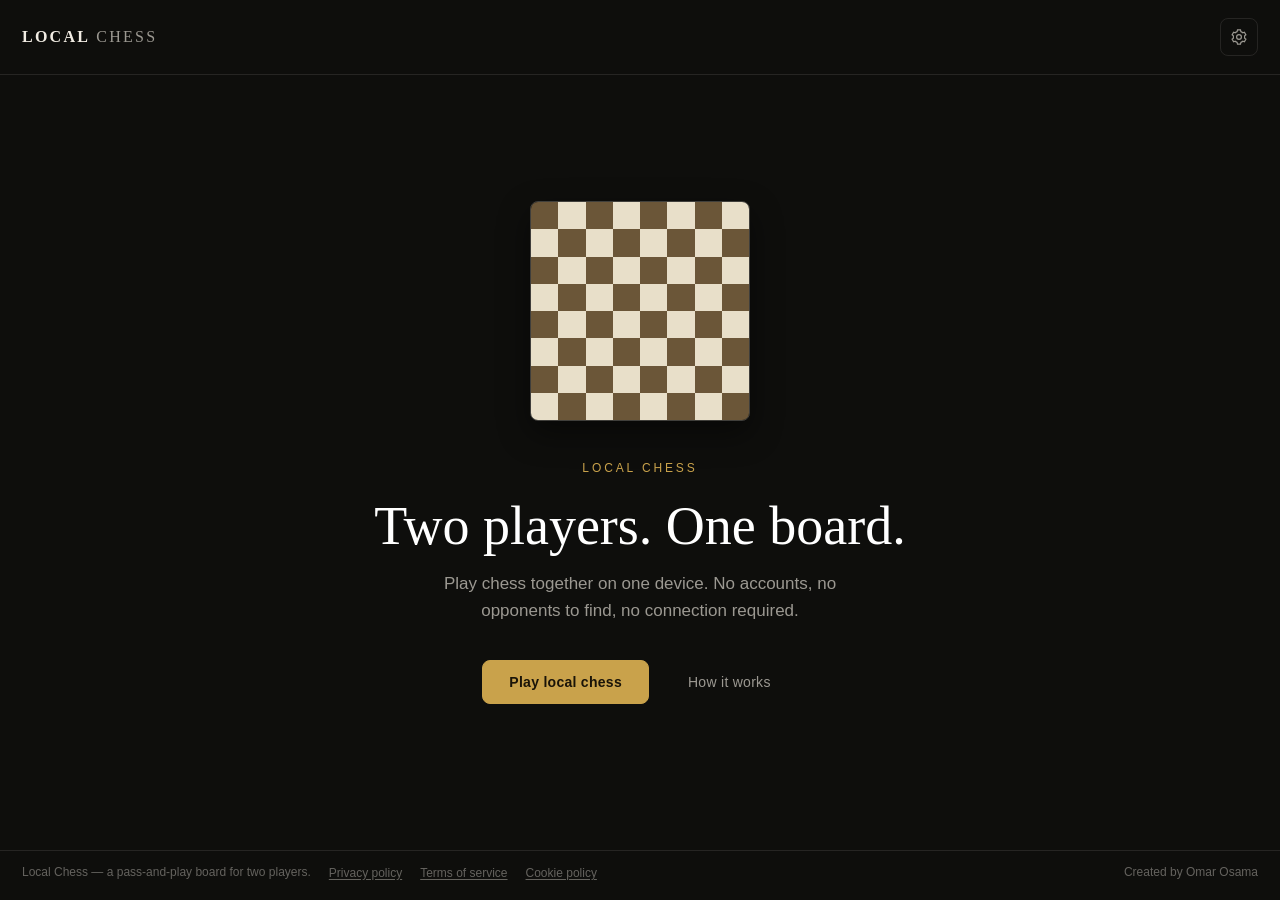
<file: Index.html>
<!DOCTYPE html>
<html lang="en">
<head>
<meta charset="UTF-8">
<meta name="viewport" content="width=device-width, initial-scale=1, viewport-fit=cover">
<title>Local Chess — Two players, one board</title>
<meta name="description" content="A local pass-and-play chess board for two people sharing one device. No accounts, no internet required, no opponents to find.">
<link rel="icon" href="data:image/svg+xml,%3Csvg xmlns='http://www.w3.org/2000/svg' viewBox='0 0 100 100'%3E%3Ctext y='.9em' font-size='90'%3E%E2%99%9E%3C/text%3E%3C/svg%3E">
<style>
:root{
  --ink:#0e0e0c;
  --charcoal:#171713;
  --panel:#1e1e19;
  --panel-2:#242420;
  --line:rgba(242,237,228,0.10);
  --line-strong:rgba(242,237,228,0.22);
  --ivory:#f2ede4;
  --ivory-dim:rgba(242,237,228,0.62);
  --ivory-faint:rgba(242,237,228,0.38);
  --white:#ffffff;
  --gold:#c9a24b;
  --gold-soft:rgba(201,162,75,0.16);
  --danger:#c9564b;
  --focus:#e7c874;
  --radius-s:4px;
  --radius-m:8px;
  --radius-l:14px;
  --shadow-1: 0 1px 2px rgba(0,0,0,0.4);
  --shadow-2: 0 12px 32px rgba(0,0,0,0.45);
  --ff-display: Georgia, 'Iowan Old Style', 'Times New Roman', serif;
  --ff-ui: -apple-system, BlinkMacSystemFont, 'Segoe UI', Roboto, Helvetica, Arial, sans-serif;
  --dur-fast: 140ms;
  --dur-med: 320ms;
}
:root[data-hc="1"]{
  --line: rgba(242,237,228,0.28);
  --line-strong: rgba(242,237,228,0.5);
  --ivory-dim: rgba(242,237,228,0.85);
  --gold: #e0b558;
}
*{box-sizing:border-box;}
html,body{height:100%;}
body{
  margin:0;
  background:var(--ink);
  color:var(--ivory);
  font-family:var(--ff-ui);
  -webkit-font-smoothing:antialiased;
  min-height:100%;
  display:flex;
  flex-direction:column;
}
@media (prefers-reduced-motion: reduce){
  *,*::before,*::after{ animation-duration:0.001ms !important; transition-duration:0.001ms !important; }
}
:root[data-reduced-motion="1"] *{ animation-duration:0.001ms !important; transition-duration:0.001ms !important; }

a{color:inherit;}
button{font-family:inherit;}
h1,h2,h3{font-family:var(--ff-display); font-weight:400; margin:0;}
p{margin:0;}

.visually-hidden{
  position:absolute; width:1px; height:1px; padding:0; margin:-1px; overflow:hidden;
  clip:rect(0,0,0,0); white-space:nowrap; border:0;
}

:focus{ outline:none; }
:focus-visible{
  outline:2px solid var(--focus);
  outline-offset:2px;
  border-radius:2px;
}

/* ---------- Shell ---------- */
.app-header{
  display:flex; align-items:center; justify-content:space-between;
  padding:18px 22px;
  border-bottom:1px solid var(--line);
  flex-shrink:0;
}
.wordmark{
  font-family:var(--ff-display);
  font-size:16px;
  letter-spacing:0.14em;
  color:var(--ivory-dim);
  text-decoration:none;
}
.wordmark b{color:var(--ivory); font-weight:600;}
.header-actions{ display:flex; gap:8px; }
.icon-btn{
  background:transparent;
  border:1px solid var(--line);
  color:var(--ivory-dim);
  width:38px; height:38px;
  border-radius:var(--radius-m);
  display:flex; align-items:center; justify-content:center;
  cursor:pointer;
  transition:border-color var(--dur-fast), color var(--dur-fast), background var(--dur-fast);
}
.icon-btn:hover{ border-color:var(--line-strong); color:var(--ivory); background:var(--panel); }
.icon-btn svg{ width:18px; height:18px; }

main{ flex:1; min-height:0; display:flex; flex-direction:column; }

.app-footer{
  padding:14px 22px 20px;
  border-top:1px solid var(--line);
  display:flex; gap:18px; flex-wrap:wrap;
  font-size:12px; color:var(--ivory-faint);
  flex-shrink:0;
}
.app-footer button{
  background:none; border:none; padding:0; color:var(--ivory-faint);
  font-size:12px; cursor:pointer; text-decoration:underline; text-underline-offset:2px;
}
.app-footer button:hover{ color:var(--ivory-dim); }
.footer-credit{
  margin-left:auto;
  color:var(--ivory-faint);
  text-decoration:none;
  border-bottom:1px solid transparent;
}
.footer-credit:hover{ color:var(--ivory-dim); border-bottom-color:var(--line-strong); }

.view{ display:none; flex:1; min-height:0; }
.view.active{ display:flex; flex-direction:column; }

/* ---------- Buttons ---------- */
.btn{
  font-family:var(--ff-ui);
  font-size:14px;
  letter-spacing:0.02em;
  padding:13px 26px;
  border-radius:var(--radius-m);
  border:1px solid var(--line-strong);
  background:transparent;
  color:var(--ivory);
  cursor:pointer;
  transition:transform var(--dur-fast), border-color var(--dur-fast), background var(--dur-fast), color var(--dur-fast);
}
.btn:hover{ border-color:var(--gold); }
.btn:active{ transform:scale(0.98); }
.btn-primary{
  background:var(--gold);
  border-color:var(--gold);
  color:#1a1408;
  font-weight:600;
}
.btn-primary:hover{ background:#d9b45f; border-color:#d9b45f; }
.btn-ghost{ border-color:transparent; color:var(--ivory-dim); }
.btn-ghost:hover{ color:var(--ivory); border-color:var(--line); }
.btn-danger{ border-color:var(--danger); color:var(--danger); }
.btn-danger:hover{ background:rgba(201,86,75,0.12); }
.btn-block{ width:100%; }
.btn-sm{ padding:9px 16px; font-size:13px; }
.btn[disabled]{ opacity:0.35; cursor:not-allowed; }

/* ---------- Home ---------- */
.home{
  flex:1; display:flex; align-items:center; justify-content:center;
  padding:40px 22px 60px;
}
.home-inner{ max-width:560px; width:100%; text-align:center; }
.home-eyebrow{
  font-size:12px; letter-spacing:0.24em; color:var(--gold);
  margin-bottom:22px;
}
.home h1{
  font-size:clamp(34px, 6vw, 54px);
  line-height:1.08;
  color:var(--white);
  margin-bottom:16px;
}
.home-sub{
  font-size:17px; color:var(--ivory-dim); line-height:1.55;
  max-width:420px; margin:0 auto 36px;
}
.home-actions{ display:flex; gap:12px; justify-content:center; flex-wrap:wrap; }
.home-board-peek{
  margin:0 auto 40px; width:min(220px, 60vw); aspect-ratio:1;
  border-radius:var(--radius-m);
  overflow:hidden;
  border:1px solid var(--line-strong);
  display:grid; grid-template-columns:repeat(8,1fr); grid-template-rows:repeat(8,1fr);
  box-shadow:var(--shadow-2);
}
.peek-sq{}
.peek-sq.l{ background:#e8dfc9; }
.peek-sq.d{ background:#6b5638; }

/* How it works modal content */
.howitworks-steps{ display:flex; flex-direction:column; gap:14px; text-align:left; margin-top:18px;}
.howitworks-step{ display:flex; gap:14px; align-items:flex-start; }
.howitworks-num{
  font-family:var(--ff-display); color:var(--gold); font-size:20px; flex-shrink:0; width:28px;
}
.howitworks-step p{ color:var(--ivory-dim); font-size:14px; line-height:1.5; }
.howitworks-step strong{ color:var(--ivory); display:block; margin-bottom:2px; font-weight:600; font-size:14px;}

/* ---------- Setup ---------- */
.setup{
  flex:1; overflow-y:auto;
  padding:32px 22px 100px;
  display:flex; justify-content:center;
}
.setup-inner{ max-width:640px; width:100%; }
.setup h2{ font-size:26px; color:var(--white); margin-bottom:6px; }
.setup-lead{ color:var(--ivory-dim); font-size:14px; margin-bottom:32px; }
.setup-section{ margin-bottom:30px; }
.setup-section h3{
  font-family:var(--ff-ui); font-size:12px; letter-spacing:0.14em; text-transform:uppercase;
  color:var(--gold); margin-bottom:14px; font-weight:600;
}
.player-row{ display:grid; grid-template-columns:1fr 1fr; gap:12px; }
.field{ display:flex; flex-direction:column; gap:6px; }
.field label{ font-size:12px; color:var(--ivory-faint); }
.field input[type="text"], .field input[type="number"]{
  background:var(--panel); border:1px solid var(--line); color:var(--ivory);
  padding:11px 12px; border-radius:var(--radius-s); font-size:14px;
  width:100%;
}
.field input::placeholder{ color:var(--ivory-faint); }
.field input:focus-visible{ border-color:var(--gold); }

.swatch-grid{ display:grid; grid-template-columns:repeat(auto-fill, minmax(96px,1fr)); gap:10px; }
.swatch{
  border:1px solid var(--line); background:var(--panel); border-radius:var(--radius-m);
  padding:10px; cursor:pointer; text-align:left; color:var(--ivory-dim); font-size:12px;
  display:flex; flex-direction:column; gap:8px;
  transition:border-color var(--dur-fast), background var(--dur-fast);
}
.swatch:hover{ border-color:var(--line-strong); }
.swatch[aria-pressed="true"]{ border-color:var(--gold); background:var(--gold-soft); color:var(--ivory); }
.swatch-preview{
  height:34px; border-radius:3px; display:grid; grid-template-columns:repeat(4,1fr); overflow:hidden;
}
.swatch-preview span{}

.pieceset-preview{
  height:34px; display:flex; align-items:center; justify-content:center; font-size:22px;
  border-radius:3px; background:rgba(0,0,0,0.2);
}

.pill-group{ display:flex; flex-wrap:wrap; gap:8px; }
.pill{
  border:1px solid var(--line); background:var(--panel); color:var(--ivory-dim);
  padding:9px 16px; border-radius:var(--radius-s); font-size:13px; cursor:pointer;
  transition:border-color var(--dur-fast), color var(--dur-fast), background var(--dur-fast);
}
.pill:hover{ border-color:var(--line-strong); }
.pill[aria-pressed="true"]{ border-color:var(--gold); background:var(--gold-soft); color:var(--ivory); }
.custom-time-row{ display:flex; gap:10px; margin-top:10px; align-items:flex-end; flex-wrap:wrap; }
.custom-time-row .field{ width:120px; }

.toggle-row{
  display:flex; align-items:center; justify-content:space-between; gap:16px;
  padding:12px 0; border-top:1px solid var(--line);
}
.toggle-row:last-child{}
.toggle-row-text strong{ display:block; font-size:14px; color:var(--ivory); font-weight:500; }
.toggle-row-text span{ font-size:12px; color:var(--ivory-faint); }

.switch{
  position:relative; width:44px; height:26px; flex-shrink:0;
}
.switch input{ position:absolute; opacity:0; width:100%; height:100%; margin:0; cursor:pointer; }
.switch .track{
  position:absolute; inset:0; background:var(--panel-2); border:1px solid var(--line-strong);
  border-radius:999px; transition:background var(--dur-fast);
}
.switch .thumb{
  position:absolute; top:2px; left:2px; width:20px; height:20px; border-radius:50%;
  background:var(--ivory-faint); transition:transform var(--dur-fast), background var(--dur-fast);
}
.switch input:checked + .track{ background:var(--gold-soft); border-color:var(--gold); }
.switch input:checked + .track + .thumb{ transform:translateX(18px); background:var(--gold); }
.switch input:focus-visible + .track{ outline:2px solid var(--focus); outline-offset:2px; }

.setup-footer{
  position:sticky; bottom:0; background:linear-gradient(to top, var(--ink) 60%, transparent);
  padding:24px 0 4px; margin-top:10px;
  display:flex; gap:12px; justify-content:flex-end;
}

/* ---------- Game view ---------- */
.game{
  flex:1; display:flex; flex-direction:column; min-height:0;
  padding:14px 14px 18px;
  gap:10px;
}
.player-strip{
  display:flex; align-items:center; justify-content:space-between;
  padding:10px 14px; border-radius:var(--radius-m); background:var(--panel);
  border:1px solid var(--line);
  flex-shrink:0;
}
.player-strip.active{ border-color:var(--gold); background:linear-gradient(0deg, var(--gold-soft), var(--gold-soft)), var(--panel); }
.player-info{ display:flex; align-items:center; gap:10px; min-width:0; }
.player-swatch{ width:12px; height:12px; border-radius:3px; flex-shrink:0; border:1px solid var(--line-strong); }
.player-swatch.white{ background:#f2ede4; }
.player-swatch.black{ background:#171713; }
.player-name{ font-size:14px; color:var(--ivory); white-space:nowrap; overflow:hidden; text-overflow:ellipsis; }
.player-name .default{ color:var(--ivory-faint); }
.player-clock{
  font-variant-numeric:tabular-nums; font-size:20px; font-family:var(--ff-display);
  color:var(--ivory-dim); letter-spacing:0.02em;
}
.player-strip.active .player-clock{ color:var(--white); }
.player-clock.low{ color:var(--danger); }
.player-strip .check-flag{
  font-size:11px; letter-spacing:0.08em; color:var(--danger); text-transform:uppercase;
  border:1px solid var(--danger); border-radius:3px; padding:2px 6px; margin-left:8px;
}

.board-wrap{
  flex:1; min-height:0; display:flex; align-items:center; justify-content:center;
  position:relative;
}
.board-frame{
  position:relative;
  width:min(100%, 100%);
  aspect-ratio:1;
  max-height:100%;
  max-width:min(72vh, 100%);
  border-radius:var(--radius-m);
  padding:10px;
  background:var(--panel-2);
  border:1px solid var(--line-strong);
  box-shadow:var(--shadow-2);
}
@media (orientation:landscape){
  .board-frame{ max-width:min(78vh, 62vw); }
}
.board{
  width:100%; height:100%;
  display:grid; grid-template-columns:repeat(8,1fr); grid-template-rows:repeat(8,1fr);
  border-radius:2px; overflow:hidden;
  transition:transform var(--dur-med) ease;
  transform-style:preserve-3d;
}
.board.flipped{ transform:rotate(180deg); }

.sq{
  position:relative;
  display:flex; align-items:center; justify-content:center;
  border:none; padding:0; margin:0; cursor:pointer;
  font-size:0;
}
.sq.light{ background:var(--sq-light,#e8dfc9); }
.sq.dark{ background:var(--sq-dark,#6b5638); }
.sq .coord{
  position:absolute; font-size:10px; font-family:var(--ff-ui); opacity:0.6; pointer-events:none;
  font-size:0;
}
.sq.show-coords .coord-file{
  position:absolute; bottom:2px; right:3px; font-size:9px; font-family:var(--ff-ui);
}
.sq.show-coords .coord-rank{
  position:absolute; top:2px; left:3px; font-size:9px; font-family:var(--ff-ui);
}
.sq.light .coord-file, .sq.light .coord-rank{ color:var(--sq-dark,#6b5638); }
.sq.dark .coord-file, .sq.dark .coord-rank{ color:var(--sq-light,#e8dfc9); }

.sq.selected::before{
  content:""; position:absolute; inset:0; background:rgba(201,162,75,0.42);
}
.sq.last-move::before{
  content:""; position:absolute; inset:0; background:rgba(201,162,75,0.22);
}
.sq .hint-dot{
  position:absolute; width:26%; height:26%; border-radius:50%; background:rgba(30,25,15,0.42);
  pointer-events:none;
}
.sq.dark .hint-dot{ background:rgba(255,255,255,0.42); }
.sq .hint-ring{
  position:absolute; inset:6%; border-radius:50%; border:3px solid rgba(30,25,15,0.42);
  pointer-events:none;
}
.sq.dark .hint-ring{ border-color:rgba(255,255,255,0.42); }
.sq.in-check::after{
  content:""; position:absolute; inset:0;
  background:radial-gradient(circle, rgba(201,86,75,0.65) 0%, rgba(201,86,75,0.15) 70%, transparent 100%);
}
.sq:focus-visible{ outline:3px solid var(--focus); outline-offset:-3px; z-index:2; }

.piece{
  font-size:min(6.6vh, 6.6vw);
  line-height:1;
  user-select:none;
  -webkit-user-select:none;
  transition:transform var(--dur-fast);
  will-change:transform;
}
.board.flipped .piece{ transform:rotate(180deg); }
.piece.white{ color:#f6f2e8; text-shadow:0 1px 1px rgba(0,0,0,0.55), 0 0 1px rgba(0,0,0,0.4); }
.piece.black{ color:#141210; text-shadow:0 1px 0 rgba(255,255,255,0.18); }

/* Piece set variants */
[data-pieceset="staunton"] .piece{ font-weight:700; filter:drop-shadow(0 2px 1px rgba(0,0,0,0.5)); }
[data-pieceset="modern"] .piece.white{ color:#fff; text-shadow:none; }
[data-pieceset="modern"] .piece.black{ color:#0a0a08; text-shadow:none; }
[data-pieceset="minimal"] .piece{ -webkit-text-stroke:1px currentColor; text-shadow:none; }
[data-pieceset="minimal"] .piece.white{ color:transparent; -webkit-text-stroke-color:#f6f2e8; }
[data-pieceset="minimal"] .piece.black{ color:transparent; -webkit-text-stroke-color:#141210; }
[data-pieceset="glass"] .piece.white{ color:rgba(255,255,255,0.88); text-shadow:0 0 6px rgba(255,255,255,0.35); }
[data-pieceset="glass"] .piece.black{ color:rgba(10,10,8,0.86); text-shadow:0 0 6px rgba(0,0,0,0.35); }

/* Board themes */
[data-theme="classic"]{ --sq-light:#e8dfc9; --sq-dark:#6b5638; }
[data-theme="tournament"]{ --sq-light:#e9e5d0; --sq-dark:#5b7a52; }
[data-theme="midnight"]{ --sq-light:#3a4459; --sq-dark:#1b2130; }
[data-theme="slate"]{ --sq-light:#c7cad0; --sq-dark:#5c6470; }
[data-theme="ivory"]{ --sq-light:#f6f1e6; --sq-dark:#c9bda4; }
[data-theme="luxury"]{ --sq-light:#d9cdb0; --sq-dark:#2b241a; }

.controls-row{
  display:flex; gap:8px; justify-content:center; flex-wrap:wrap; flex-shrink:0;
}
.ctrl-btn{
  display:flex; flex-direction:column; align-items:center; gap:4px;
  background:var(--panel); border:1px solid var(--line); color:var(--ivory-dim);
  padding:9px 12px; border-radius:var(--radius-m); font-size:11px; cursor:pointer; min-width:64px;
  transition:border-color var(--dur-fast), color var(--dur-fast);
}
.ctrl-btn:hover{ border-color:var(--line-strong); color:var(--ivory); }
.ctrl-btn svg{ width:18px; height:18px; }
.ctrl-btn[disabled]{ opacity:0.3; cursor:not-allowed; }

.move-log-toggle{
  text-align:center; flex-shrink:0;
}
.move-log{
  max-height:96px; overflow-y:auto; background:var(--panel); border:1px solid var(--line);
  border-radius:var(--radius-m); padding:8px 12px; font-size:12px; color:var(--ivory-dim);
  display:none; flex-wrap:wrap; gap:4px 10px; flex-shrink:0;
}
.move-log.open{ display:flex; }
.move-log span{ white-space:nowrap; }
.move-log b{ color:var(--ivory-faint); font-weight:400; }

/* ---------- Dialogs ---------- */
dialog{
  border:1px solid var(--line-strong);
  border-radius:var(--radius-l);
  background:var(--charcoal);
  color:var(--ivory);
  padding:0;
  max-width:min(480px, 92vw);
  width:100%;
  box-shadow:var(--shadow-2);
}
dialog::backdrop{ background:rgba(6,6,4,0.72); backdrop-filter:blur(2px); }
.dialog-inner{ padding:26px 26px 22px; }
.dialog-inner h2{ font-size:22px; color:var(--white); margin-bottom:4px; }
.dialog-inner .dialog-sub{ font-size:13px; color:var(--ivory-dim); margin-bottom:20px; }
.dialog-actions{ display:flex; gap:10px; justify-content:flex-end; margin-top:22px; }
.dialog-close{
  position:absolute; top:16px; right:16px; background:none; border:none; color:var(--ivory-faint);
  cursor:pointer; width:32px; height:32px; display:flex; align-items:center; justify-content:center;
  border-radius:6px;
}
.dialog-close:hover{ color:var(--ivory); background:var(--panel); }
dialog{ position:relative; }

.promo-choices{ display:flex; gap:10px; justify-content:center; margin-top:18px; }
.promo-choice{
  width:64px; height:64px; font-size:36px; display:flex; align-items:center; justify-content:center;
  background:var(--panel); border:1px solid var(--line); border-radius:var(--radius-m); cursor:pointer;
  color:var(--ivory);
}
.promo-choice:hover{ border-color:var(--gold); }

.result-kicker{ font-size:12px; letter-spacing:0.2em; color:var(--gold); text-transform:uppercase; margin-bottom:8px;}
.result-headline{ font-size:30px; color:var(--white); margin-bottom:6px; }
.result-sub{ font-size:14px; color:var(--ivory-dim); }

.settings-groups{ display:flex; flex-direction:column; }
.settings-group h3{
  font-size:11px; letter-spacing:0.14em; text-transform:uppercase; color:var(--gold);
  margin:18px 0 4px; font-weight:600;
}
.settings-group:first-child h3{ margin-top:0; }

.legal-tabs{ display:flex; gap:6px; margin-bottom:16px; flex-wrap:wrap; }
.legal-tab{
  background:var(--panel); border:1px solid var(--line); color:var(--ivory-dim);
  padding:7px 14px; border-radius:999px; font-size:12px; cursor:pointer;
}
.legal-tab[aria-selected="true"]{ border-color:var(--gold); color:var(--ivory); background:var(--gold-soft); }
.legal-body{ font-size:13px; color:var(--ivory-dim); line-height:1.6; max-height:50vh; overflow-y:auto; }
.legal-body h3{ color:var(--ivory); font-size:14px; margin:16px 0 4px; }
.legal-body h3:first-child{ margin-top:0; }

@media (max-width:520px){
  .player-row{ grid-template-columns:1fr; }
  .ctrl-btn{ min-width:52px; padding:8px 8px; }
}
</style>
</head>
<body data-theme="classic" data-pieceset="classic">

<header class="app-header">
  <a href="#" class="wordmark" data-nav="home"><b>LOCAL</b> CHESS</a>
  <div class="header-actions" id="header-actions" hidden>
    <button class="icon-btn" id="btn-open-settings" aria-label="Settings" title="Settings">
      <svg viewBox="0 0 24 24" fill="none" stroke="currentColor" stroke-width="1.6"><circle cx="12" cy="12" r="3.2"/><path d="M19.4 13.5a7.6 7.6 0 0 0 0-3l1.8-1.4-2-3.4-2.1.6a7.6 7.6 0 0 0-2.6-1.5L14 2.5h-4l-.5 2.3a7.6 7.6 0 0 0-2.6 1.5l-2.1-.6-2 3.4L4.6 10.5a7.6 7.6 0 0 0 0 3l-1.8 1.4 2 3.4 2.1-.6a7.6 7.6 0 0 0 2.6 1.5l.5 2.3h4l.5-2.3a7.6 7.6 0 0 0 2.6-1.5l2.1.6 2-3.4-1.8-1.4Z"/></svg>
    </button>
  </div>
</header>

<main>

  <!-- HOME -->
  <section class="view active" id="view-home">
    <div class="home">
      <div class="home-inner">
        <div class="home-board-peek" aria-hidden="true" id="home-peek"></div>
        <div class="home-eyebrow">LOCAL CHESS</div>
        <h1>Two players. One board.</h1>
        <p class="home-sub">Play chess together on one device. No accounts, no opponents to find, no connection required.</p>
        <div class="home-actions">
          <button class="btn btn-primary" id="btn-play">Play local chess</button>
          <button class="btn btn-ghost" id="btn-how">How it works</button>
        </div>
      </div>
    </div>
  </section>

  <!-- SETUP -->
  <section class="view" id="view-setup">
    <div class="setup">
      <div class="setup-inner">
        <h2>Game setup</h2>
        <p class="setup-lead">Set up the board, then hand the device to your opponent.</p>

        <div class="setup-section">
          <h3>Players</h3>
          <div class="player-row">
            <div class="field">
              <label for="input-white-name">White</label>
              <input type="text" id="input-white-name" placeholder="Optional player name" maxlength="20" autocomplete="off">
            </div>
            <div class="field">
              <label for="input-black-name">Black</label>
              <input type="text" id="input-black-name" placeholder="Optional player name" maxlength="20" autocomplete="off">
            </div>
          </div>
        </div>

        <div class="setup-section">
          <h3>Board theme</h3>
          <div class="swatch-grid" id="theme-grid" role="group" aria-label="Board theme"></div>
        </div>

        <div class="setup-section">
          <h3>Piece set</h3>
          <div class="swatch-grid" id="pieceset-grid" role="group" aria-label="Piece set"></div>
        </div>

        <div class="setup-section">
          <h3>Time control</h3>
          <div class="pill-group" id="time-grid" role="group" aria-label="Time control"></div>
          <div class="custom-time-row" id="custom-time-row" hidden>
            <div class="field">
              <label for="custom-minutes">Minutes per side</label>
              <input type="number" id="custom-minutes" min="1" max="180" value="15">
            </div>
            <div class="field">
              <label for="custom-increment">Increment (seconds)</label>
              <input type="number" id="custom-increment" min="0" max="60" value="0">
            </div>
          </div>
        </div>

        <div class="setup-section">
          <h3>Options</h3>
          <div class="toggle-row">
            <div class="toggle-row-text"><strong>Automatic pass &amp; play</strong><span>Board rotates 180° after each move</span></div>
            <label class="switch"><input type="checkbox" id="toggle-autoflip" checked><span class="track"></span><span class="thumb"></span></label>
          </div>
          <div class="toggle-row">
            <div class="toggle-row-text"><strong>Sound effects</strong><span>Short cues for moves, captures and check</span></div>
            <label class="switch"><input type="checkbox" id="toggle-sound" checked><span class="track"></span><span class="thumb"></span></label>
          </div>
          <div class="toggle-row">
            <div class="toggle-row-text"><strong>Legal move hints</strong><span>Show dots on available destinations</span></div>
            <label class="switch"><input type="checkbox" id="toggle-hints" checked><span class="track"></span><span class="thumb"></span></label>
          </div>
        </div>

        <div class="setup-footer">
          <button class="btn btn-ghost" data-nav="home">Back</button>
          <button class="btn btn-primary" id="btn-start-game">Start game</button>
        </div>
      </div>
    </div>
  </section>

  <!-- GAME -->
  <section class="view" id="view-game">
    <div class="game">
      <div class="player-strip" id="strip-top">
        <div class="player-info">
          <span class="player-swatch" id="swatch-top"></span>
          <span class="player-name" id="name-top"></span>
          <span class="check-flag" id="check-top" hidden>Check</span>
        </div>
        <span class="player-clock" id="clock-top"></span>
      </div>

      <div class="board-wrap">
        <div class="board-frame">
          <div class="board" id="board" role="grid" aria-label="Chess board"></div>
        </div>
      </div>

      <div class="player-strip active" id="strip-bottom">
        <div class="player-info">
          <span class="player-swatch" id="swatch-bottom"></span>
          <span class="player-name" id="name-bottom"></span>
          <span class="check-flag" id="check-bottom" hidden>Check</span>
        </div>
        <span class="player-clock" id="clock-bottom"></span>
      </div>

      <div class="move-log" id="move-log" aria-live="off"></div>

      <div class="controls-row" role="group" aria-label="Game controls">
        <button class="ctrl-btn" id="btn-movelog">
          <svg viewBox="0 0 24 24" fill="none" stroke="currentColor" stroke-width="1.6"><path d="M4 6h16M4 12h16M4 18h10"/></svg>
          Moves
        </button>
        <button class="ctrl-btn" id="btn-undo">
          <svg viewBox="0 0 24 24" fill="none" stroke="currentColor" stroke-width="1.6"><path d="M9 14 4 9l5-5"/><path d="M4 9h10a6 6 0 0 1 0 12h-2"/></svg>
          Undo
        </button>
        <button class="ctrl-btn" id="btn-flip">
          <svg viewBox="0 0 24 24" fill="none" stroke="currentColor" stroke-width="1.6"><path d="M4 7h13l-3-3m3 3-3 3"/><path d="M20 17H7l3 3m-3-3 3-3"/></svg>
          Flip board
        </button>
        <button class="ctrl-btn" id="btn-draw">
          <svg viewBox="0 0 24 24" fill="none" stroke="currentColor" stroke-width="1.6"><circle cx="12" cy="12" r="9"/><path d="M8 12h8"/></svg>
          Offer draw
        </button>
        <button class="ctrl-btn" id="btn-resign">
          <svg viewBox="0 0 24 24" fill="none" stroke="currentColor" stroke-width="1.6"><path d="M6 21V4a1 1 0 0 1 1-1h9l-2 4 2 4H7"/></svg>
          Resign
        </button>
        <button class="ctrl-btn" id="btn-restart">
          <svg viewBox="0 0 24 24" fill="none" stroke="currentColor" stroke-width="1.6"><path d="M20 12a8 8 0 1 1-2.34-5.66"/><path d="M20 4v5h-5"/></svg>
          Restart
        </button>
      </div>
    </div>
  </section>

</main>

<footer class="app-footer">
  <span>Local Chess — a pass-and-play board for two players.</span>
  <button data-legal="privacy">Privacy policy</button>
  <button data-legal="terms">Terms of service</button>
  <button data-legal="cookies">Cookie policy</button>
  <a href="https://omar-osama-ali.github.io/" target="_blank" rel="noopener noreferrer" class="footer-credit">Created by Omar Osama</a>
</footer>

<!-- How it works -->
<dialog id="dialog-how">
  <div class="dialog-inner">
    <button class="dialog-close" data-close-dialog aria-label="Close">✕</button>
    <h2>How it works</h2>
    <p class="dialog-sub">One device, two players, a full game of chess.</p>
    <div class="howitworks-steps">
      <div class="howitworks-step"><span class="howitworks-num">1</span><p><strong>Set up the game</strong>Choose names, a board style and a clock if you want one.</p></div>
      <div class="howitworks-step"><span class="howitworks-num">2</span><p><strong>Place the device between you</strong>The board rotates after each move, so it always faces the player to move.</p></div>
      <div class="howitworks-step"><span class="howitworks-num">3</span><p><strong>Play a full game</strong>All standard rules are enforced, including castling, en passant and promotion.</p></div>
      <div class="howitworks-step"><span class="howitworks-num">4</span><p><strong>Finish and rematch</strong>See the result, then start a rematch or a new game with fresh settings.</p></div>
    </div>
    <div class="dialog-actions">
      <button class="btn btn-primary" data-close-dialog>Got it</button>
    </div>
  </div>
</dialog>

<!-- Promotion -->
<dialog id="dialog-promo">
  <div class="dialog-inner">
    <h2>Promote pawn</h2>
    <p class="dialog-sub" id="promo-sub">Choose a piece for this pawn.</p>
    <div class="promo-choices" id="promo-choices"></div>
  </div>
</dialog>

<!-- Draw offer -->
<dialog id="dialog-draw">
  <div class="dialog-inner">
    <h2 id="draw-title">Draw offered</h2>
    <p class="dialog-sub" id="draw-sub">The other player is offering a draw.</p>
    <div class="dialog-actions">
      <button class="btn btn-ghost" id="btn-draw-decline">Decline</button>
      <button class="btn btn-primary" id="btn-draw-accept">Accept draw</button>
    </div>
  </div>
</dialog>

<!-- Resign confirm -->
<dialog id="dialog-resign">
  <div class="dialog-inner">
    <h2>Resign game?</h2>
    <p class="dialog-sub" id="resign-sub">This ends the game immediately.</p>
    <div class="dialog-actions">
      <button class="btn btn-ghost" id="btn-resign-cancel">Cancel</button>
      <button class="btn btn-danger" id="btn-resign-confirm">Resign</button>
    </div>
  </div>
</dialog>

<!-- Restart confirm -->
<dialog id="dialog-restart">
  <div class="dialog-inner">
    <h2>Restart game?</h2>
    <p class="dialog-sub">The current game will be lost. This cannot be undone.</p>
    <div class="dialog-actions">
      <button class="btn btn-ghost" id="btn-restart-cancel">Cancel</button>
      <button class="btn btn-danger" id="btn-restart-confirm">Restart</button>
    </div>
  </div>
</dialog>

<!-- Result -->
<dialog id="dialog-result">
  <div class="dialog-inner">
    <p class="result-kicker" id="result-kicker">Game over</p>
    <h2 class="result-headline" id="result-headline">Checkmate</h2>
    <p class="result-sub" id="result-sub">White wins</p>
    <div class="dialog-actions">
      <button class="btn btn-ghost" id="btn-result-new">New game</button>
      <button class="btn btn-primary" id="btn-result-rematch">Rematch</button>
    </div>
  </div>
</dialog>

<!-- Settings -->
<dialog id="dialog-settings">
  <div class="dialog-inner">
    <button class="dialog-close" data-close-dialog aria-label="Close settings">✕</button>
    <h2>Settings</h2>
    <div class="settings-groups">
      <div class="settings-group">
        <h3>Gameplay</h3>
        <div class="toggle-row">
          <div class="toggle-row-text"><strong>Auto flip board</strong><span>Rotate after each move</span></div>
          <label class="switch"><input type="checkbox" id="s-autoflip"><span class="track"></span><span class="thumb"></span></label>
        </div>
        <div class="toggle-row">
          <div class="toggle-row-text"><strong>Confirm resignation</strong><span>Ask before resigning</span></div>
          <label class="switch"><input type="checkbox" id="s-confirmresign"><span class="track"></span><span class="thumb"></span></label>
        </div>
        <div class="toggle-row">
          <div class="toggle-row-text"><strong>Legal move hints</strong><span>Show dots on selection</span></div>
          <label class="switch"><input type="checkbox" id="s-hints"><span class="track"></span><span class="thumb"></span></label>
        </div>
      </div>
      <div class="settings-group">
        <h3>Appearance</h3>
        <div class="toggle-row">
          <div class="toggle-row-text"><strong>Coordinates</strong><span>Show file and rank labels</span></div>
          <label class="switch"><input type="checkbox" id="s-coords"><span class="track"></span><span class="thumb"></span></label>
        </div>
      </div>
      <div class="settings-group">
        <h3>Audio</h3>
        <div class="toggle-row">
          <div class="toggle-row-text"><strong>Sound effects</strong><span>Moves, captures and check</span></div>
          <label class="switch"><input type="checkbox" id="s-sound"><span class="track"></span><span class="thumb"></span></label>
        </div>
      </div>
      <div class="settings-group">
        <h3>Accessibility</h3>
        <div class="toggle-row">
          <div class="toggle-row-text"><strong>Reduced motion</strong><span>Minimize animation</span></div>
          <label class="switch"><input type="checkbox" id="s-reducedmotion"><span class="track"></span><span class="thumb"></span></label>
        </div>
        <div class="toggle-row">
          <div class="toggle-row-text"><strong>High contrast</strong><span>Stronger outlines and text</span></div>
          <label class="switch"><input type="checkbox" id="s-highcontrast"><span class="track"></span><span class="thumb"></span></label>
        </div>
      </div>
    </div>
  </div>
</dialog>

<!-- Legal -->
<dialog id="dialog-legal">
  <div class="dialog-inner">
    <button class="dialog-close" data-close-dialog aria-label="Close">✕</button>
    <h2>Legal</h2>
    <div class="legal-tabs" role="tablist">
      <button class="legal-tab" data-legal-tab="privacy" role="tab" aria-selected="true">Privacy</button>
      <button class="legal-tab" data-legal-tab="terms" role="tab" aria-selected="false">Terms</button>
      <button class="legal-tab" data-legal-tab="cookies" role="tab" aria-selected="false">Cookies</button>
    </div>
    <div class="legal-body" id="legal-body"></div>
  </div>
</dialog>

<div class="visually-hidden" role="status" aria-live="polite" id="live-region"></div>

<script>
(function(){
'use strict';

/* =========================================================
   CHESS ENGINE
   ========================================================= */
const WHITE='w', BLACK='b';
function rankOf(sq){ return sq>>3; }
function fileOf(sq){ return sq&7; }
function sqOf(r,f){ return r*8+f; }
function inBounds(r,f){ return r>=0&&r<8&&f>=0&&f<8; }
function algebraic(sq){ return 'abcdefgh'[fileOf(sq)] + (rankOf(sq)+1); }
const KNIGHT_OFFS=[[1,2],[2,1],[2,-1],[1,-2],[-1,-2],[-2,-1],[-2,1],[-1,2]];
const ROOK_DIRS=[[1,0],[-1,0],[0,1],[0,-1]];
const BISHOP_DIRS=[[1,1],[1,-1],[-1,1],[-1,-1]];
const KING_OFFS=[[1,0],[-1,0],[0,1],[0,-1],[1,1],[1,-1],[-1,1],[-1,-1]];

function ChessGame(){ this.reset(); }
ChessGame.prototype.reset=function(){
  this.board=new Array(64).fill(null);
  const back=['r','n','b','q','k','b','n','r'];
  for(let f=0; f<8; f++){
    this.board[sqOf(0,f)]={type:back[f],color:WHITE};
    this.board[sqOf(1,f)]={type:'p',color:WHITE};
    this.board[sqOf(6,f)]={type:'p',color:BLACK};
    this.board[sqOf(7,f)]={type:back[f],color:BLACK};
  }
  this.turn=WHITE;
  this.castling={wK:true,wQ:true,bK:true,bQ:true};
  this.epSquare=null;
  this.halfmove=0;
  this.fullmove=1;
  this.history=[];
  this.moveLog=[];
  this.positionCounts={};
  this._recordPosition();
};
ChessGame.prototype._posKey=function(){
  let s='';
  for(let i=0;i<64;i++){ const p=this.board[i]; s+= p? p.color+p.type : '-'; }
  return s+'|'+this.turn+'|'+this.castling.wK+this.castling.wQ+this.castling.bK+this.castling.bQ+'|'+this.epSquare;
};
ChessGame.prototype._recordPosition=function(){
  const k=this._posKey();
  this.positionCounts[k]=(this.positionCounts[k]||0)+1;
};
ChessGame.prototype.kingSquare=function(color){
  for(let i=0;i<64;i++){ const p=this.board[i]; if(p && p.type==='k' && p.color===color) return i; }
  return -1;
};
ChessGame.prototype.inCheck=function(color){
  return this.isAttacked(this.kingSquare(color), color===WHITE?BLACK:WHITE);
};
ChessGame.prototype.isAttacked=function(sq, byColor){
  if(sq==null||sq<0) return false;
  const r=rankOf(sq), f=fileOf(sq);
  const attackerRank = byColor===WHITE? r-1 : r+1;
  for(let i=0;i<2;i++){
    const df=i===0?-1:1; const af=f+df;
    if(inBounds(attackerRank,af)){
      const p=this.board[sqOf(attackerRank,af)];
      if(p && p.color===byColor && p.type==='p') return true;
    }
  }
  for(let i=0;i<KNIGHT_OFFS.length;i++){
    const nr=r+KNIGHT_OFFS[i][0], nf=f+KNIGHT_OFFS[i][1];
    if(inBounds(nr,nf)){ const p=this.board[sqOf(nr,nf)]; if(p&&p.color===byColor&&p.type==='n') return true; }
  }
  for(let dr=-1;dr<=1;dr++) for(let df=-1;df<=1;df++){
    if(dr===0&&df===0) continue;
    const nr=r+dr, nf=f+df;
    if(inBounds(nr,nf)){ const p=this.board[sqOf(nr,nf)]; if(p&&p.color===byColor&&p.type==='k') return true; }
  }
  for(let i=0;i<ROOK_DIRS.length;i++){
    let nr=r+ROOK_DIRS[i][0], nf=f+ROOK_DIRS[i][1];
    while(inBounds(nr,nf)){
      const p=this.board[sqOf(nr,nf)];
      if(p){ if(p.color===byColor && (p.type==='r'||p.type==='q')) return true; break; }
      nr+=ROOK_DIRS[i][0]; nf+=ROOK_DIRS[i][1];
    }
  }
  for(let i=0;i<BISHOP_DIRS.length;i++){
    let nr=r+BISHOP_DIRS[i][0], nf=f+BISHOP_DIRS[i][1];
    while(inBounds(nr,nf)){
      const p=this.board[sqOf(nr,nf)];
      if(p){ if(p.color===byColor && (p.type==='b'||p.type==='q')) return true; break; }
      nr+=BISHOP_DIRS[i][0]; nf+=BISHOP_DIRS[i][1];
    }
  }
  return false;
};
ChessGame.prototype.pseudoMovesFrom=function(sq){
  const p=this.board[sq];
  if(!p) return [];
  const moves=[];
  const r=rankOf(sq), f=fileOf(sq);
  const color=p.color, enemy= color===WHITE?BLACK:WHITE;
  const push=(to,flags)=>{ const m={from:sq,to:to}; if(flags) Object.assign(m,flags); moves.push(m); };

  if(p.type==='p'){
    const dir= color===WHITE?1:-1;
    const startRank= color===WHITE?1:6;
    const promoRank= color===WHITE?7:0;
    const oneR=r+dir;
    if(inBounds(oneR,f) && !this.board[sqOf(oneR,f)]){
      if(oneR===promoRank){ ['q','r','b','n'].forEach(pr=>push(sqOf(oneR,f),{promotion:pr})); }
      else{
        push(sqOf(oneR,f));
        if(r===startRank){
          const twoR=r+2*dir;
          if(!this.board[sqOf(twoR,f)]) push(sqOf(twoR,f),{double:true});
        }
      }
    }
    for(let i=0;i<2;i++){
      const df=i===0?-1:1; const nf=f+df;
      if(inBounds(oneR,nf)){
        const target=this.board[sqOf(oneR,nf)];
        if(target && target.color===enemy){
          if(oneR===promoRank){ ['q','r','b','n'].forEach(pr=>push(sqOf(oneR,nf),{promotion:pr,capture:true})); }
          else push(sqOf(oneR,nf),{capture:true});
        } else if(this.epSquare===sqOf(oneR,nf)){
          push(sqOf(oneR,nf),{capture:true,enpassant:true});
        }
      }
    }
  } else if(p.type==='n'){
    for(let i=0;i<KNIGHT_OFFS.length;i++){
      const nr=r+KNIGHT_OFFS[i][0], nf=f+KNIGHT_OFFS[i][1];
      if(inBounds(nr,nf)){
        const target=this.board[sqOf(nr,nf)];
        if(!target) push(sqOf(nr,nf));
        else if(target.color===enemy) push(sqOf(nr,nf),{capture:true});
      }
    }
  } else if(p.type==='b'||p.type==='r'||p.type==='q'){
    let dirs;
    if(p.type==='b') dirs=BISHOP_DIRS; else if(p.type==='r') dirs=ROOK_DIRS; else dirs=ROOK_DIRS.concat(BISHOP_DIRS);
    for(let i=0;i<dirs.length;i++){
      let nr=r+dirs[i][0], nf=f+dirs[i][1];
      while(inBounds(nr,nf)){
        const target=this.board[sqOf(nr,nf)];
        if(!target) push(sqOf(nr,nf));
        else { if(target.color===enemy) push(sqOf(nr,nf),{capture:true}); break; }
        nr+=dirs[i][0]; nf+=dirs[i][1];
      }
    }
  } else if(p.type==='k'){
    for(let i=0;i<KING_OFFS.length;i++){
      const nr=r+KING_OFFS[i][0], nf=f+KING_OFFS[i][1];
      if(inBounds(nr,nf)){
        const target=this.board[sqOf(nr,nf)];
        if(!target) push(sqOf(nr,nf));
        else if(target.color===enemy) push(sqOf(nr,nf),{capture:true});
      }
    }
    const homeRank= color===WHITE?0:7;
    if(r===homeRank && f===4 && !this.isAttacked(sq,enemy)){
      const kRight= color===WHITE? this.castling.wK : this.castling.bK;
      const qRight= color===WHITE? this.castling.wQ : this.castling.bQ;
      if(kRight){
        const f1=sqOf(homeRank,5), f2=sqOf(homeRank,6), rookSq=sqOf(homeRank,7);
        const rook=this.board[rookSq];
        if(!this.board[f1] && !this.board[f2] && rook && rook.type==='r' && rook.color===color &&
           !this.isAttacked(f1,enemy) && !this.isAttacked(f2,enemy)){
          push(f2,{castle:'k'});
        }
      }
      if(qRight){
        const d1=sqOf(homeRank,3), d2=sqOf(homeRank,2), d3=sqOf(homeRank,1), rookSq=sqOf(homeRank,0);
        const rook=this.board[rookSq];
        if(!this.board[d1] && !this.board[d2] && !this.board[d3] && rook && rook.type==='r' && rook.color===color &&
           !this.isAttacked(d1,enemy) && !this.isAttacked(d2,enemy)){
          push(d2,{castle:'q'});
        }
      }
    }
  }
  return moves;
};
ChessGame.prototype._snapshot=function(){
  return {
    board:this.board.slice(),
    turn:this.turn,
    castling:{wK:this.castling.wK,wQ:this.castling.wQ,bK:this.castling.bK,bQ:this.castling.bQ},
    epSquare:this.epSquare,
    halfmove:this.halfmove,
    fullmove:this.fullmove
  };
};
ChessGame.prototype._restore=function(s){
  this.board=s.board; this.turn=s.turn; this.castling=s.castling;
  this.epSquare=s.epSquare; this.halfmove=s.halfmove; this.fullmove=s.fullmove;
};
const ROOK_HOME={0:'wQ',7:'wK',56:'bQ',63:'bK'};
ChessGame.prototype._applyMove=function(m){
  const moving=this.board[m.from];
  const color=moving.color, enemy= color===WHITE?BLACK:WHITE;
  let captured=this.board[m.to]||null;
  if(m.enpassant){
    const capSq= color===WHITE? m.to-8 : m.to+8;
    captured=this.board[capSq];
    this.board[capSq]=null;
  }
  this.board[m.to]=moving;
  this.board[m.from]=null;
  if(m.promotion) this.board[m.to]={type:m.promotion,color:color};
  if(m.castle){
    const homeRank= color===WHITE?0:7;
    if(m.castle==='k'){ this.board[sqOf(homeRank,5)]=this.board[sqOf(homeRank,7)]; this.board[sqOf(homeRank,7)]=null; }
    else { this.board[sqOf(homeRank,3)]=this.board[sqOf(homeRank,0)]; this.board[sqOf(homeRank,0)]=null; }
  }
  if(moving.type==='k'){
    if(color===WHITE){ this.castling.wK=false; this.castling.wQ=false; } else { this.castling.bK=false; this.castling.bQ=false; }
  }
  if(ROOK_HOME[m.from]) this.castling[ROOK_HOME[m.from]]=false;
  if(ROOK_HOME[m.to]) this.castling[ROOK_HOME[m.to]]=false;
  this.epSquare= m.double ? (color===WHITE? m.from+8 : m.from-8) : null;
  if(moving.type==='p' || m.capture) this.halfmove=0; else this.halfmove++;
  if(color===BLACK) this.fullmove++;
  this.turn=enemy;
  return captured;
};
ChessGame.prototype.legalMovesFrom=function(sq){
  const p=this.board[sq];
  if(!p || p.color!==this.turn) return [];
  const pseudo=this.pseudoMovesFrom(sq);
  const legal=[];
  for(let i=0;i<pseudo.length;i++){
    const m=pseudo[i];
    const snap=this._snapshot();
    this._applyMove(m);
    if(!this.inCheck(p.color)) legal.push(m);
    this._restore(snap);
  }
  return legal;
};
ChessGame.prototype.allLegalMoves=function(color){
  let all=[];
  for(let sq=0; sq<64; sq++){
    const p=this.board[sq];
    if(p && p.color===color) all=all.concat(this.legalMovesFrom(sq));
  }
  return all;
};
const PIECE_LETTER={p:'',n:'N',b:'B',r:'R',q:'Q',k:'K'};
ChessGame.prototype._describeMove=function(m, pieceType, captured, giveCheck, mated){
  let s;
  if(m.castle==='k') s='O-O';
  else if(m.castle==='q') s='O-O-O';
  else{
    s=PIECE_LETTER[pieceType];
    if(pieceType==='p' && (m.capture||m.enpassant)) s+='abcdefgh'[fileOf(m.from)];
    if(m.capture||m.enpassant) s+='x';
    s+=algebraic(m.to);
    if(m.promotion) s+='='+PIECE_LETTER[m.promotion];
  }
  if(mated) s+='#'; else if(giveCheck) s+='+';
  return s;
};
ChessGame.prototype.makeMove=function(m){
  const pieceType=this.board[m.from].type;
  const snap=this._snapshot();
  const captured=this._applyMove(m);
  this._recordPosition();
  const opponentInCheck=this.inCheck(this.turn);
  const opponentHasMoves=this.allLegalMoves(this.turn).length>0;
  const mated=opponentInCheck && !opponentHasMoves;
  const label=this._describeMove(m, pieceType, captured, opponentInCheck, mated);
  this.history.push({snap:snap, move:m, captured:captured});
  this.moveLog.push(label);
  return {captured:captured, check:opponentInCheck, mated:mated, stalemate: !opponentInCheck && !opponentHasMoves};
};
ChessGame.prototype.undoMove=function(){
  if(this.history.length===0) return false;
  const entry=this.history.pop();
  const k=this._posKey();
  if(this.positionCounts[k]){ this.positionCounts[k]--; if(this.positionCounts[k]<=0) delete this.positionCounts[k]; }
  this._restore(entry.snap);
  this.moveLog.pop();
  return true;
};
ChessGame.prototype._insufficientMaterial=function(){
  const pieces=this.board.filter(Boolean);
  if(pieces.length>4) return false;
  const nonKing=pieces.filter(p=>p.type!=='k');
  if(nonKing.length===0) return true;
  if(nonKing.length===1 && (nonKing[0].type==='b'||nonKing[0].type==='n')) return true;
  if(nonKing.length===2 && nonKing.every(p=>p.type==='b')){
    const squares=[];
    for(let i=0;i<64;i++) if(this.board[i] && this.board[i].type==='b') squares.push(i);
    if(squares.length===2){
      const c1=(rankOf(squares[0])+fileOf(squares[0]))%2;
      const c2=(rankOf(squares[1])+fileOf(squares[1]))%2;
      return c1===c2;
    }
  }
  return false;
};
ChessGame.prototype.result=function(){
  const legal=this.allLegalMoves(this.turn);
  const inCheck=this.inCheck(this.turn);
  if(legal.length===0){
    if(inCheck) return {over:true,type:'checkmate',winner: this.turn===WHITE?BLACK:WHITE};
    return {over:true,type:'stalemate'};
  }
  if(this.halfmove>=100) return {over:true,type:'fifty-move'};
  if(this.positionCounts[this._posKey()]>=3) return {over:true,type:'repetition'};
  if(this._insufficientMaterial()) return {over:true,type:'insufficient'};
  return {over:false, check:inCheck};
};

/* =========================================================
   APP STATE & UI
   ========================================================= */
const PIECE_GLYPH={
  w:{k:'♔',q:'♕',r:'♖',b:'♗',n:'♘',p:'♙'},
  b:{k:'♚',q:'♛',r:'♜',b:'♝',n:'♞',p:'♟'}
};
const THEMES=[
  {id:'classic',label:'Classic'},
  {id:'tournament',label:'Tournament'},
  {id:'midnight',label:'Midnight'},
  {id:'slate',label:'Slate'},
  {id:'ivory',label:'Ivory'},
  {id:'luxury',label:'Luxury'}
];
const PIECESETS=[
  {id:'classic',label:'Classic'},
  {id:'staunton',label:'Staunton'},
  {id:'modern',label:'Modern'},
  {id:'minimal',label:'Minimal'},
  {id:'glass',label:'Glass'}
];
const TIME_OPTIONS=[
  {id:'none',label:'No clock',minutes:0,increment:0},
  {id:'1',label:'1:00',minutes:1,increment:0},
  {id:'3',label:'3:00',minutes:3,increment:0},
  {id:'5',label:'5:00',minutes:5,increment:0},
  {id:'10',label:'10:00',minutes:10,increment:0},
  {id:'15',label:'15:00',minutes:15,increment:0},
  {id:'custom',label:'Custom',minutes:null,increment:null}
];

const DEFAULT_SETTINGS={
  autoFlip:true, confirmResign:true, hints:true, coords:false, sound:true,
  reducedMotion:false, highContrast:false,
  theme:'classic', pieceset:'classic', timeId:'none', customMinutes:15, customIncrement:0
};
let settings=loadSettings();

function loadSettings(){
  try{
    const raw=localStorage.getItem('localChessSettings');
    if(raw) return Object.assign({}, DEFAULT_SETTINGS, JSON.parse(raw));
  }catch(e){}
  return Object.assign({}, DEFAULT_SETTINGS);
}
function saveSettings(){
  try{ localStorage.setItem('localChessSettings', JSON.stringify(settings)); }catch(e){}
}
function applyGlobalSettings(){
  document.documentElement.dataset.reducedMotion = settings.reducedMotion? '1':'0';
  document.documentElement.dataset.hc = settings.highContrast? '1':'0';
}

const game=new ChessGame();
let ui={
  selected:null,
  legalTargets:[],
  lastMove:null,
  flipped:false,
  whiteName:'',
  blackName:'',
  clocks:{w:0,b:0},
  clockTimer:null,
  clockRunning:false,
  timeControl:null,
  gameOver:false,
  pendingPromotion:null,
  drawOfferedBy:null
};

/* ---------- Navigation ---------- */
function showView(id){
  document.querySelectorAll('.view').forEach(v=>v.classList.remove('active'));
  document.getElementById(id).classList.add('active');
  document.getElementById('header-actions').hidden = (id!=='view-game');
}
document.querySelectorAll('[data-nav]').forEach(el=>{
  el.addEventListener('click', (e)=>{ e.preventDefault(); const target=el.getAttribute('data-nav'); showView('view-'+target); });
});
document.getElementById('btn-play').addEventListener('click', ()=>showView('view-setup'));
document.getElementById('btn-how').addEventListener('click', ()=>openDialog('dialog-how'));

function openDialog(id){ const d=document.getElementById(id); if(!d.open) d.showModal(); }
function closeDialog(id){ const d=document.getElementById(id); if(d.open) d.close(); }
document.querySelectorAll('[data-close-dialog]').forEach(btn=>{
  btn.addEventListener('click', ()=>{ btn.closest('dialog').close(); });
});

/* ---------- Setup screen build ---------- */
const themeGrid=document.getElementById('theme-grid');
THEMES.forEach(t=>{
  const btn=document.createElement('button');
  btn.type='button'; btn.className='swatch'; btn.setAttribute('aria-pressed', String(t.id===settings.theme));
  btn.innerHTML='<div class="swatch-preview" data-theme-preview="'+t.id+'"></div><span>'+t.label+'</span>';
  btn.addEventListener('click', ()=>{
    settings.theme=t.id; saveSettings();
    themeGrid.querySelectorAll('.swatch').forEach(s=>s.setAttribute('aria-pressed','false'));
    btn.setAttribute('aria-pressed','true');
    document.body.dataset.theme=t.id;
  });
  themeGrid.appendChild(btn);
});
const THEME_COLORS={
  classic:['#e8dfc9','#6b5638'], tournament:['#e9e5d0','#5b7a52'], midnight:['#3a4459','#1b2130'],
  slate:['#c7cad0','#5c6470'], ivory:['#f6f1e6','#c9bda4'], luxury:['#d9cdb0','#2b241a']
};
document.querySelectorAll('[data-theme-preview]').forEach(el=>{
  const colors=THEME_COLORS[el.getAttribute('data-theme-preview')];
  let html='';
  for(let i=0;i<4;i++) html+='<span style="background:'+(i%2===0?colors[0]:colors[1])+'"></span>';
  el.innerHTML=html;
});

const piecesetGrid=document.getElementById('pieceset-grid');
PIECESETS.forEach(ps=>{
  const btn=document.createElement('button');
  btn.type='button'; btn.className='swatch'; btn.setAttribute('aria-pressed', String(ps.id===settings.pieceset));
  btn.innerHTML='<div class="pieceset-preview" data-pieceset="'+ps.id+'"><span class="piece white">♔</span></div><span>'+ps.label+'</span>';
  btn.addEventListener('click', ()=>{
    settings.pieceset=ps.id; saveSettings();
    piecesetGrid.querySelectorAll('.swatch').forEach(s=>s.setAttribute('aria-pressed','false'));
    btn.setAttribute('aria-pressed','true');
    document.body.dataset.pieceset=ps.id;
  });
  piecesetGrid.appendChild(btn);
});

const timeGrid=document.getElementById('time-grid');
TIME_OPTIONS.forEach(t=>{
  const btn=document.createElement('button');
  btn.type='button'; btn.className='pill'; btn.setAttribute('aria-pressed', String(t.id===settings.timeId));
  btn.textContent=t.label;
  btn.addEventListener('click', ()=>{
    settings.timeId=t.id; saveSettings();
    timeGrid.querySelectorAll('.pill').forEach(p=>p.setAttribute('aria-pressed','false'));
    btn.setAttribute('aria-pressed','true');
    document.getElementById('custom-time-row').hidden = (t.id!=='custom');
  });
  timeGrid.appendChild(btn);
});
document.getElementById('custom-time-row').hidden = (settings.timeId!=='custom');
document.getElementById('custom-minutes').value=settings.customMinutes;
document.getElementById('custom-increment').value=settings.customIncrement;
document.getElementById('custom-minutes').addEventListener('change', e=>{ settings.customMinutes=Math.max(1, parseInt(e.target.value)||15); saveSettings(); });
document.getElementById('custom-increment').addEventListener('change', e=>{ settings.customIncrement=Math.max(0, parseInt(e.target.value)||0); saveSettings(); });

document.getElementById('toggle-autoflip').checked=settings.autoFlip;
document.getElementById('toggle-sound').checked=settings.sound;
document.getElementById('toggle-hints').checked=settings.hints;
document.getElementById('toggle-autoflip').addEventListener('change', e=>{ settings.autoFlip=e.target.checked; saveSettings(); });
document.getElementById('toggle-sound').addEventListener('change', e=>{ settings.sound=e.target.checked; saveSettings(); });
document.getElementById('toggle-hints').addEventListener('change', e=>{ settings.hints=e.target.checked; saveSettings(); });

document.body.dataset.theme=settings.theme;
document.body.dataset.pieceset=settings.pieceset;
applyGlobalSettings();

/* home peek board */
(function buildPeek(){
  const el=document.getElementById('home-peek');
  for(let r=0;r<8;r++) for(let f=0;f<8;f++){
    const d=document.createElement('div');
    d.className='peek-sq '+(((r+f)%2===0)?'d':'l');
    el.appendChild(d);
  }
})();

/* ---------- Settings dialog ---------- */
document.getElementById('btn-open-settings').addEventListener('click', ()=>{
  document.getElementById('s-autoflip').checked=settings.autoFlip;
  document.getElementById('s-confirmresign').checked=settings.confirmResign;
  document.getElementById('s-hints').checked=settings.hints;
  document.getElementById('s-coords').checked=settings.coords;
  document.getElementById('s-sound').checked=settings.sound;
  document.getElementById('s-reducedmotion').checked=settings.reducedMotion;
  document.getElementById('s-highcontrast').checked=settings.highContrast;
  openDialog('dialog-settings');
});
function bindSetting(id, key, after){
  document.getElementById(id).addEventListener('change', e=>{
    settings[key]=e.target.checked; saveSettings();
    if(after) after();
  });
}
bindSetting('s-autoflip','autoFlip');
bindSetting('s-confirmresign','confirmResign');
bindSetting('s-hints','hints', renderBoard);
bindSetting('s-coords','coords', renderBoard);
bindSetting('s-sound','sound');
bindSetting('s-reducedmotion','reducedMotion', applyGlobalSettings);
bindSetting('s-highcontrast','highContrast', applyGlobalSettings);

/* ---------- Legal dialog ---------- */
const LEGAL_TEXT={
  privacy:'<h3>What this is</h3><p>Local Chess is a chess board for two people using one device. There is no account system and no server-side storage of your games.</p><h3>What is stored</h3><p>Player names, board and piece preferences, and clock settings are stored only in your browser local storage, on your own device. This information is never transmitted anywhere and is not accessible to anyone else.</p><h3>What is not collected</h3><p>This app does not collect your name, email address, phone number, location, or any other personal data, and does not use analytics or tracking scripts.</p><h3>Clearing your data</h3><p>You can remove all stored preferences at any time by clearing this site data in your browser settings.</p>',
  terms:'<h3>Using Local Chess</h3><p>Local Chess is provided for two people to play chess together on one device. It is provided as-is, without warranty of any kind.</p><h3>No accounts</h3><p>There is no registration, login, or online matchmaking. Your use of the board is entirely local to your device and browser session.</p><h3>Fair use</h3><p>Do not use this application in a way that could damage, disable or impair it, or interfere with anyone else use of it.</p>',
  cookies:'<h3>Cookies</h3><p>Local Chess does not use cookies.</p><h3>Local storage</h3><p>The app uses your browser local storage to remember your board theme, piece set, and gameplay preferences between visits. This data stays on your device and is never sent to a server.</p>'
};
function renderLegal(tab){
  document.getElementById('legal-body').innerHTML=LEGAL_TEXT[tab];
  document.querySelectorAll('.legal-tab').forEach(t=>t.setAttribute('aria-selected', String(t.getAttribute('data-legal-tab')===tab)));
}
document.querySelectorAll('.legal-tab').forEach(t=>{
  t.addEventListener('click', ()=>renderLegal(t.getAttribute('data-legal-tab')));
});
document.querySelectorAll('[data-legal]').forEach(btn=>{
  btn.addEventListener('click', ()=>{ renderLegal(btn.getAttribute('data-legal')); openDialog('dialog-legal'); });
});

/* ---------- Sound ---------- */
let audioCtx=null;
function beep(freq, dur){
  if(!settings.sound) return;
  try{
    audioCtx = audioCtx || new (window.AudioContext||window.webkitAudioContext)();
    const osc=audioCtx.createOscillator(); const gain=audioCtx.createGain();
    osc.frequency.value=freq; osc.type='sine';
    gain.gain.setValueAtTime(0.08, audioCtx.currentTime);
    gain.gain.exponentialRampToValueAtTime(0.0001, audioCtx.currentTime+dur);
    osc.connect(gain); gain.connect(audioCtx.destination);
    osc.start(); osc.stop(audioCtx.currentTime+dur);
  }catch(e){}
}
function sfx(kind){
  if(kind==='move') beep(420,0.09);
  else if(kind==='capture') beep(300,0.12);
  else if(kind==='check') beep(600,0.16);
  else if(kind==='end') beep(220,0.3);
}

/* ---------- Start game ---------- */
document.getElementById('btn-start-game').addEventListener('click', startGame);
function startGame(){
  ui.whiteName=document.getElementById('input-white-name').value.trim();
  ui.blackName=document.getElementById('input-black-name').value.trim();
  const tOpt=TIME_OPTIONS.find(t=>t.id===settings.timeId) || TIME_OPTIONS[0];
  let minutes=tOpt.minutes, increment=tOpt.increment;
  if(tOpt.id==='custom'){ minutes=settings.customMinutes; increment=settings.customIncrement; }
  ui.timeControl = (tOpt.id==='none') ? null : {minutes:minutes, increment:increment};
  resetGameState();
  showView('view-game');
}
function resetGameState(){
  game.reset();
  ui.selected=null; ui.legalTargets=[]; ui.lastMove=null; ui.gameOver=false; ui.drawOfferedBy=null;
  ui.flipped=false;
  stopClock();
  if(ui.timeControl){
    ui.clocks.w=ui.timeControl.minutes*60;
    ui.clocks.b=ui.timeControl.minutes*60;
  } else {
    ui.clocks.w=0; ui.clocks.b=0;
  }
  document.getElementById('name-top').innerHTML='<span class="default">Black</span>';
  document.getElementById('name-bottom').innerHTML='<span class="default">White</span>';
  updatePlayerNames();
  renderBoard();
  updateStrips();
  updateClocksDisplay();
  document.getElementById('move-log').innerHTML='';
  if(ui.timeControl) startClock();
}
function updatePlayerNames(){
  const wLabel = ui.whiteName? escapeHtml(ui.whiteName) : '<span class="default">White</span>';
  const bLabel = ui.blackName? escapeHtml(ui.blackName) : '<span class="default">Black</span>';
  if(ui.flipped){
    document.getElementById('name-top').innerHTML=wLabel;
    document.getElementById('name-bottom').innerHTML=bLabel;
  } else {
    document.getElementById('name-top').innerHTML=bLabel;
    document.getElementById('name-bottom').innerHTML=bLabel===bLabel?wLabel:wLabel;
  }
  // top = opponent of bottom based on orientation
  if(ui.flipped){
    document.getElementById('name-top').innerHTML=wLabel;
    document.getElementById('name-bottom').innerHTML=bLabel;
  } else {
    document.getElementById('name-top').innerHTML=bLabel;
    document.getElementById('name-bottom').innerHTML=wLabel;
  }
  document.getElementById('swatch-top').className='player-swatch '+(ui.flipped?'white':'black');
  document.getElementById('swatch-bottom').className='player-swatch '+(ui.flipped?'black':'white');
}
function escapeHtml(s){ const d=document.createElement('div'); d.textContent=s; return d.innerHTML; }

/* ---------- Board rendering ---------- */
const boardEl=document.getElementById('board');
function buildSquares(){
  boardEl.innerHTML='';
  for(let rr=0; rr<8; rr++){
    for(let ff=0; ff<8; ff++){
      const rank=7-rr; // top row = rank 8 visually when not flipped
      const file=ff;
      const sq=sqOf(rank,file);
      const btn=document.createElement('button');
      btn.type='button';
      btn.className='sq '+(((rank+file)%2===1)?'light':'dark')+(settings.coords?' show-coords':'');
      btn.dataset.sq=sq;
      btn.setAttribute('role','gridcell');
      if(file===0){ const rc=document.createElement('span'); rc.className='coord-rank'; rc.textContent=rank+1; btn.appendChild(rc); }
      if(rank===0){ const fc=document.createElement('span'); fc.className='coord-file'; fc.textContent='abcdefgh'[file]; btn.appendChild(fc); }
      btn.addEventListener('click', onSquareClick);
      boardEl.appendChild(btn);
    }
  }
}
buildSquares();

function renderBoard(){
  const cells=boardEl.querySelectorAll('.sq');
  cells.forEach(cell=>{
    const sq=parseInt(cell.dataset.sq,10);
    cell.classList.toggle('show-coords', !!settings.coords);
    // clear dynamic content except coord spans
    Array.from(cell.querySelectorAll('.piece, .hint-dot, .hint-ring')).forEach(n=>n.remove());
    cell.classList.remove('selected','last-move','in-check');
    const piece=game.board[sq];
    if(piece){
      const span=document.createElement('span');
      span.className='piece '+(piece.color===WHITE?'white':'black');
      span.textContent=PIECE_GLYPH[piece.color][piece.type];
      cell.appendChild(span);
    }
    if(ui.selected===sq) cell.classList.add('selected');
    if(ui.lastMove && (ui.lastMove.from===sq || ui.lastMove.to===sq)) cell.classList.add('last-move');
    if(settings.hints && ui.legalTargets.some(m=>m.to===sq)){
      const mv=ui.legalTargets.find(m=>m.to===sq);
      const marker=document.createElement('span');
      marker.className = mv.capture||mv.enpassant ? 'hint-ring' : 'hint-dot';
      cell.appendChild(marker);
    }
    const kingHere = piece && piece.type==='k' && game.inCheck(piece.color) && game.turn===piece.color;
    if(kingHere) cell.classList.add('in-check');
    const rankLabel=rankOf(sq)+1, fileLabel='abcdefgh'[fileOf(sq)];
    let label=fileLabel+rankLabel;
    if(piece) label = (piece.color===WHITE?'White ':'Black ') + pieceName(piece.type) + ' on ' + label;
    else label = 'Empty square ' + label;
    cell.setAttribute('aria-label', label);
  });
  boardEl.classList.toggle('flipped', ui.flipped);
}
function pieceName(t){ return {k:'king',q:'queen',r:'rook',b:'bishop',n:'knight',p:'pawn'}[t]; }

function onSquareClick(e){
  if(ui.gameOver) return;
  const sq=parseInt(e.currentTarget.dataset.sq,10);
  const piece=game.board[sq];

  if(ui.selected!=null){
    const move=ui.legalTargets.find(m=>m.to===sq);
    if(move){
      if(move.promotion){
        askPromotion(move);
      } else {
        applyMove(move);
      }
      return;
    }
  }
  if(piece && piece.color===game.turn){
    ui.selected=sq;
    ui.legalTargets=game.legalMovesFrom(sq);
    renderBoard();
  } else {
    ui.selected=null; ui.legalTargets=[];
    renderBoard();
  }
}

function askPromotion(baseMove){
  ui.pendingPromotion=baseMove;
  const color=game.board[baseMove.from].color;
  const choices=document.getElementById('promo-choices');
  choices.innerHTML='';
  ['q','r','b','n'].forEach(pt=>{
    const btn=document.createElement('button');
    btn.className='promo-choice';
    btn.textContent=PIECE_GLYPH[color][pt];
    btn.setAttribute('aria-label','Promote to '+pieceName(pt));
    btn.addEventListener('click', ()=>{
      closeDialog('dialog-promo');
      const moves=game.legalMovesFrom(baseMove.from);
      const chosen=moves.find(m=>m.to===baseMove.to && m.promotion===pt);
      applyMove(chosen);
    });
    choices.appendChild(btn);
  });
  openDialog('dialog-promo');
}

function applyMove(move){
  const wasCapture = !!(move.capture || move.enpassant);
  const outcome=game.makeMove(move);
  ui.lastMove={from:move.from, to:move.to};
  ui.selected=null; ui.legalTargets=[];
  if(ui.timeControl && ui.timeControl.increment){
    const moverColor = game.turn===WHITE? BLACK : WHITE; // the one who just moved
    ui.clocks[moverColor]+=ui.timeControl.increment;
  }
  if(settings.autoFlip) ui.flipped=!ui.flipped;
  updatePlayerNames();
  renderBoard();
  updateStrips();
  logRender();
  sfx(outcome.mated?'end': outcome.check?'check': wasCapture?'capture':'move');
  const res=game.result();
  if(res.over){
    stopClock();
    ui.gameOver=true;
    showResult(res);
  }
}

function logRender(){
  const el=document.getElementById('move-log');
  let html='';
  for(let i=0;i<game.moveLog.length;i+=2){
    const n=(i/2)+1;
    html+='<span><b>'+n+'.</b> '+game.moveLog[i]+(game.moveLog[i+1]? ' '+game.moveLog[i+1] : '')+'</span>';
  }
  el.innerHTML=html;
  el.scrollTop=el.scrollHeight;
}

/* ---------- Strips / clocks ---------- */
function updateStrips(){
  const topIsWhite=ui.flipped, bottomIsWhite=!ui.flipped;
  document.getElementById('strip-top').classList.toggle('active', (topIsWhite && game.turn===WHITE) || (!topIsWhite && game.turn===BLACK));
  document.getElementById('strip-bottom').classList.toggle('active', (bottomIsWhite && game.turn===WHITE) || (!bottomIsWhite && game.turn===BLACK));
  const inCheck=game.inCheck(game.turn);
  document.getElementById('check-top').hidden = !( inCheck && ((topIsWhite && game.turn===WHITE)||(!topIsWhite && game.turn===BLACK)) );
  document.getElementById('check-bottom').hidden = !( inCheck && ((bottomIsWhite && game.turn===WHITE)||(!bottomIsWhite && game.turn===BLACK)) );
}
function fmtClock(sec){
  sec=Math.max(0,Math.ceil(sec));
  const m=Math.floor(sec/60), s=sec%60;
  return m+':'+String(s).padStart(2,'0');
}
function updateClocksDisplay(){
  const topIsWhite=ui.flipped;
  const topClock=document.getElementById('clock-top'), bottomClock=document.getElementById('clock-bottom');
  if(!ui.timeControl){ topClock.textContent=''; bottomClock.textContent=''; return; }
  topClock.textContent = fmtClock(topIsWhite? ui.clocks.w : ui.clocks.b);
  bottomClock.textContent = fmtClock(topIsWhite? ui.clocks.b : ui.clocks.w);
  topClock.classList.toggle('low', (topIsWhite?ui.clocks.w:ui.clocks.b) <= 20);
  bottomClock.classList.toggle('low', (topIsWhite?ui.clocks.b:ui.clocks.w) <= 20);
}
function startClock(){
  stopClock();
  if(!ui.timeControl) return;
  ui.clockRunning=true;
  let last=performance.now();
  ui.clockTimer=setInterval(()=>{
    if(!ui.clockRunning) return;
    const now=performance.now();
    const delta=(now-last)/1000; last=now;
    if(ui.gameOver) return;
    ui.clocks[game.turn]-=delta;
    if(ui.clocks[game.turn]<=0){
      ui.clocks[game.turn]=0;
      updateClocksDisplay();
      stopClock();
      ui.gameOver=true;
      sfx('end');
      showResult({over:true,type:'timeout',winner: game.turn===WHITE?BLACK:WHITE});
      return;
    }
    updateClocksDisplay();
  }, 200);
}
function stopClock(){ ui.clockRunning=false; if(ui.clockTimer){ clearInterval(ui.clockTimer); ui.clockTimer=null; } }

/* ---------- Controls ---------- */
document.getElementById('btn-flip').addEventListener('click', ()=>{
  ui.flipped=!ui.flipped;
  updatePlayerNames(); renderBoard(); updateStrips(); updateClocksDisplay();
});
document.getElementById('btn-undo').addEventListener('click', ()=>{
  if(ui.gameOver) return;
  if(game.undoMove()){
    ui.selected=null; ui.legalTargets=[];
    const last=game.history[game.history.length-1];
    ui.lastMove = last ? {from:last.move.from, to:last.move.to} : null;
    if(settings.autoFlip) ui.flipped=!ui.flipped;
    updatePlayerNames(); renderBoard(); updateStrips(); logRender();
  }
});
document.getElementById('btn-movelog').addEventListener('click', ()=>{
  document.getElementById('move-log').classList.toggle('open');
});
document.getElementById('btn-restart').addEventListener('click', ()=>openDialog('dialog-restart'));
document.getElementById('btn-restart-cancel').addEventListener('click', ()=>closeDialog('dialog-restart'));
document.getElementById('btn-restart-confirm').addEventListener('click', ()=>{
  closeDialog('dialog-restart');
  resetGameState();
});

document.getElementById('btn-draw').addEventListener('click', ()=>{
  if(ui.gameOver) return;
  const offeringColor = game.turn===WHITE? 'White' : 'Black';
  const otherColor = game.turn===WHITE? 'Black' : 'White';
  document.getElementById('draw-title').textContent = offeringColor+' offers a draw';
  document.getElementById('draw-sub').textContent = otherColor+', do you accept?';
  openDialog('dialog-draw');
});
document.getElementById('btn-draw-decline').addEventListener('click', ()=>closeDialog('dialog-draw'));
document.getElementById('btn-draw-accept').addEventListener('click', ()=>{
  closeDialog('dialog-draw');
  stopClock(); ui.gameOver=true;
  showResult({over:true, type:'agreement'});
});

document.getElementById('btn-resign').addEventListener('click', ()=>{
  if(ui.gameOver) return;
  if(!settings.confirmResign){ doResign(); return; }
  document.getElementById('resign-sub').textContent = (game.turn===WHITE?'White':'Black')+' will resign. This ends the game immediately.';
  openDialog('dialog-resign');
});
document.getElementById('btn-resign-cancel').addEventListener('click', ()=>closeDialog('dialog-resign'));
document.getElementById('btn-resign-confirm').addEventListener('click', ()=>{ closeDialog('dialog-resign'); doResign(); });
function doResign(){
  stopClock(); ui.gameOver=true;
  const winner = game.turn===WHITE? BLACK : WHITE;
  showResult({over:true, type:'resignation', winner:winner});
}

/* ---------- Result ---------- */
function showResult(res){
  let kicker='Game over', headline='', sub='';
  const winnerName = res.winner===WHITE ? (ui.whiteName||'White') : res.winner===BLACK ? (ui.blackName||'Black') : '';
  if(res.type==='checkmate'){ kicker='Checkmate'; headline=winnerName+' wins'; sub='By checkmate.'; }
  else if(res.type==='stalemate'){ kicker='Draw'; headline='Stalemate'; sub='Neither player can win from here.'; }
  else if(res.type==='timeout'){ kicker='Time'; headline=winnerName+' wins'; sub='On time.'; }
  else if(res.type==='resignation'){ kicker='Resignation'; headline=winnerName+' wins'; sub='By resignation.'; }
  else if(res.type==='agreement'){ kicker='Draw'; headline='Draw agreed'; sub='Both players agreed to a draw.'; }
  else if(res.type==='fifty-move'){ kicker='Draw'; headline='Fifty-move rule'; sub='Fifty moves without a capture or pawn move.'; }
  else if(res.type==='repetition'){ kicker='Draw'; headline='Threefold repetition'; sub='The same position occurred three times.'; }
  else if(res.type==='insufficient'){ kicker='Draw'; headline='Insufficient material'; sub='Neither side has enough material to checkmate.'; }
  document.getElementById('result-kicker').textContent=kicker;
  document.getElementById('result-headline').textContent=headline;
  document.getElementById('result-sub').textContent=sub;
  openDialog('dialog-result');
}
document.getElementById('btn-result-rematch').addEventListener('click', ()=>{
  closeDialog('dialog-result');
  const w=ui.whiteName, b=ui.blackName;
  resetGameState();
  ui.whiteName=w; ui.blackName=b;
  updatePlayerNames();
});
document.getElementById('btn-result-new').addEventListener('click', ()=>{
  closeDialog('dialog-result');
  showView('view-setup');
});

/* ---------- Keyboard: Esc closes topmost open dialog (native default already handles this) ---------- */

})();
</script>
</body>
</html>
</file>
